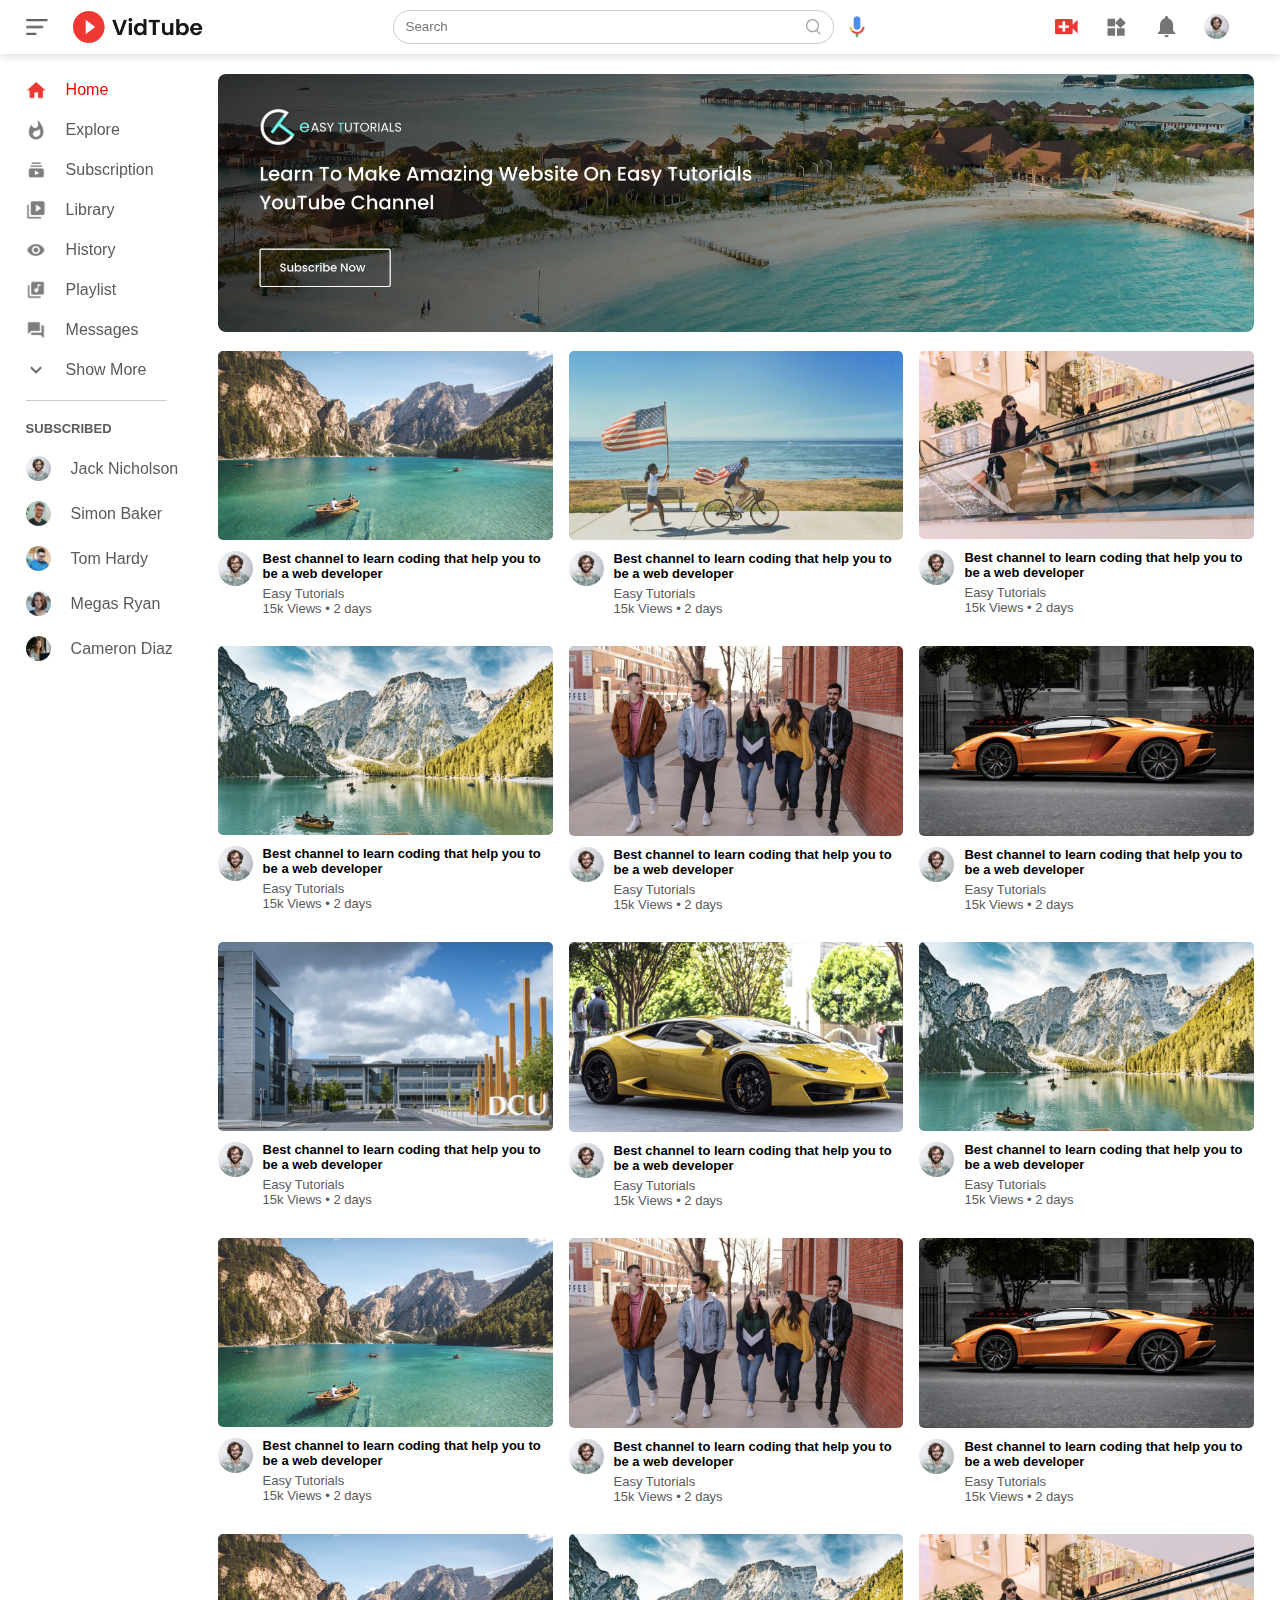
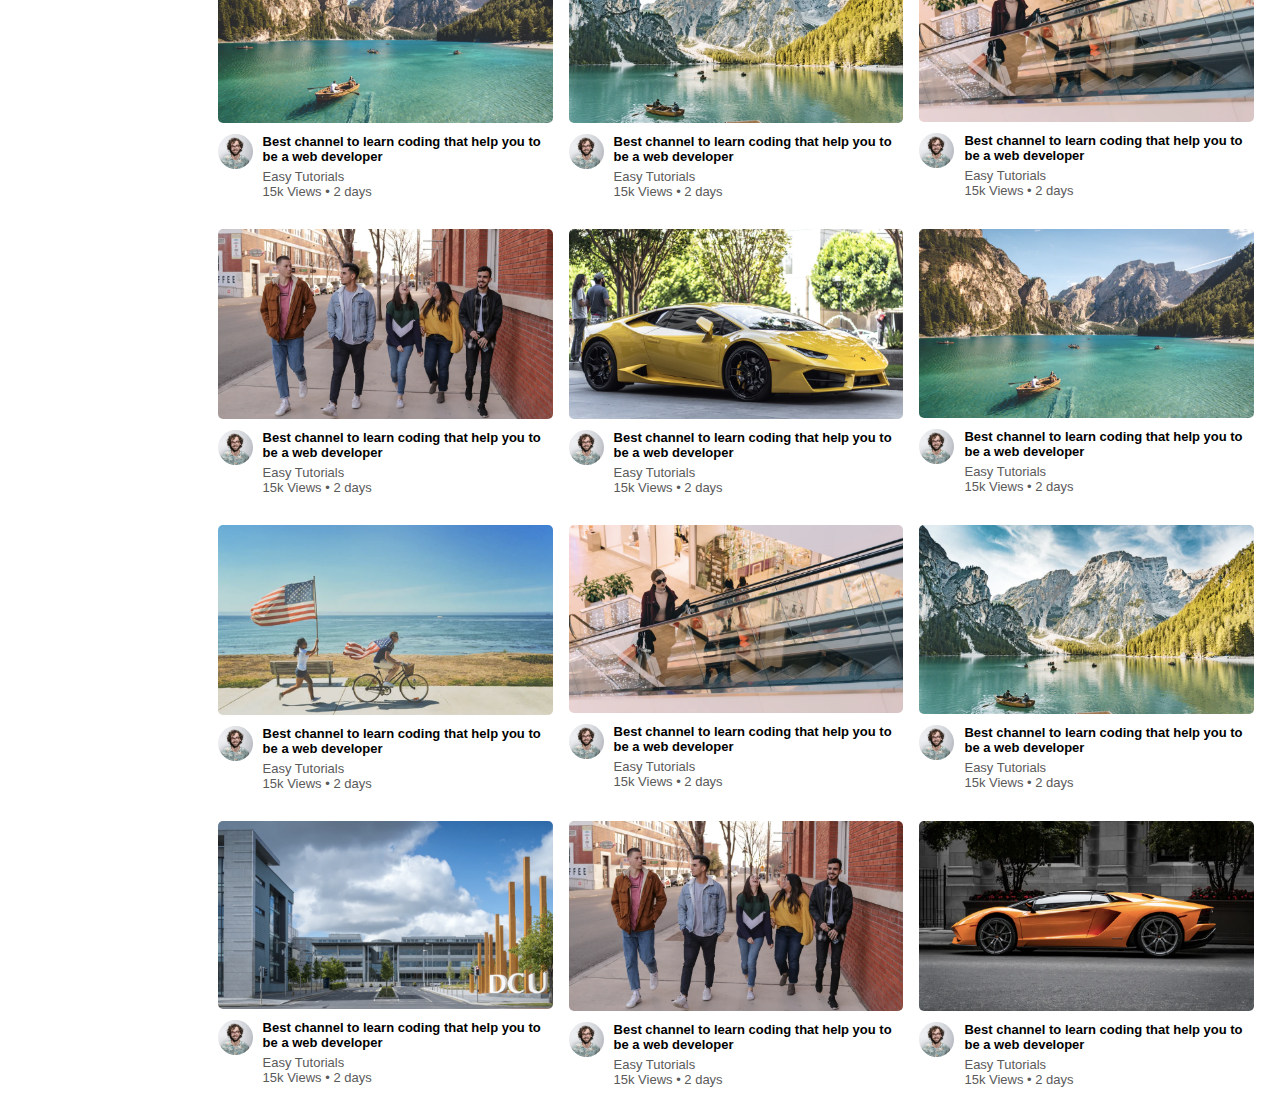
<file: Youtube static clone/index.html>
<!DOCTYPE html>
<html lang="en">
<head>
    <meta charset="UTF-8">
    <meta http-equiv="X-UA-Compatible" content="IE=edge">
    <meta name="viewport" content="width=device-width, initial-scale=1.0">
    <title>Youtube</title>
    <link rel="stylesheet" href="style.css">
</head>
<body>
    <nav class="flex-div">
        <div class="nav-left flex-div">
            <img src="images/menu.png" class="menu-icon" alt="">
            <img src="images/logo.png" class="logo" alt="">
        </div>
        <div class="nav-middle flex-div">
            <div class="search-box flex-div">
                <input type="text" placeholder="Search">
                <img src="images/search.png" alt="">
            </div>
            <img src="images/voice-search.png" class="mic-icon" alt="">
        </div>
        <div class="nav-right flex-div">
            <img src="images/upload.png" alt="">
            <img src="images/more.png" alt="">
            <img src="images/notification.png" alt="">
            <img src="images/Jack.png" class="user-icon" alt="">
        </div>
    </nav>

    <!-- Sidebar -->
    <div class="sidebar">
        <div class="shortcut-links">
            <a href=""><img src="images/home.png" alt=""><p>Home</p></a>
            <a href=""><img src="images/explore.png" alt=""><p>Explore</p></a>
            <a href=""><img src="images/subscriprion.png" alt=""><p>Subscription</p></a>
            <a href=""><img src="images/library.png" alt=""><p>Library</p></a>
            <a href=""><img src="images/history.png" alt=""><p>History</p></a>
            <a href=""><img src="images/playlist.png" alt=""><p>Playlist</p></a>
            <a href=""><img src="images/messages.png" alt=""><p>Messages</p></a>
            <a href=""><img src="images/show-more.png" alt=""><p>Show More</p></a>
            <hr>
        </div>
        <div class="subscribe-list">
            <h3>SUBSCRIBED</h3>
            <a href=""><img src="images/Jack.png" alt=""><p>Jack Nicholson</p></a>
            <a href=""><img src="images/simon.png" alt=""><p>Simon Baker</p></a>
            <a href=""><img src="images/tom.png" alt=""><p>Tom Hardy</p></a>
            <a href=""><img src="images/megan.png" alt=""><p>Megas Ryan</p></a>
            <a href=""><img src="images/cameron.png" alt=""><p>Cameron Diaz</p></a>
        </div>
    </div>

    <!-- Main -->

    <div class="container">
        <div class="banner">
            <img src="images/banner.png" alt="">
        </div>
        <div class="list-container">
            <div class="vid-list">
                <a href="play-video.html"><img src="images/thumbnail1.png" class="thumbnail" alt=""></a>

                <div class="flex-div">
                    <img src="images/Jack.png" alt="">
                    <div class="vid-info">
                        <a href="play-video.html">Best channel to learn coding that help you to be a web developer</a>
                        <p>Easy Tutorials</p>
                        <p>15k Views &bull; 2 days</p>
                    </div>
                </div>
            </div>

            <div class="vid-list">
                <a href="play-video.html"><img src="images/thumbnail2.png" class="thumbnail" alt=""></a>

                <div class="flex-div">
                    <img src="images/Jack.png" alt="">
                    <div class="vid-info">
                        <a href="play-video.html">Best channel to learn coding that help you to be a web developer</a>
                        <p>Easy Tutorials</p>
                        <p>15k Views &bull; 2 days</p>
                    </div>
                </div>
            </div>

            <div class="vid-list">
                <a href="play-video.html"><img src="images/thumbnail3.png" class="thumbnail" alt=""></a>

                <div class="flex-div">
                    <img src="images/Jack.png" alt="">
                    <div class="vid-info">
                        <a href="play-video.html">Best channel to learn coding that help you to be a web developer</a>
                        <p>Easy Tutorials</p>
                        <p>15k Views &bull; 2 days</p>
                    </div>
                </div>
            </div>

            <div class="vid-list">
                <a href="play-video.html"><img src="images/thumbnail4.png" class="thumbnail" alt=""></a>

                <div class="flex-div">
                    <img src="images/Jack.png" alt="">
                    <div class="vid-info">
                        <a href="play-video.html">Best channel to learn coding that help you to be a web developer</a>
                        <p>Easy Tutorials</p>
                        <p>15k Views &bull; 2 days</p>
                    </div>
                </div>
            </div>

            <div class="vid-list">
                <a href="play-video.html"><img src="images/thumbnail5.png" class="thumbnail" alt=""></a>

                <div class="flex-div">
                    <img src="images/Jack.png" alt="">
                    <div class="vid-info">
                        <a href="play-video.html">Best channel to learn coding that help you to be a web developer</a>
                        <p>Easy Tutorials</p>
                        <p>15k Views &bull; 2 days</p>
                    </div>
                </div>
            </div>

            <div class="vid-list">
                <a href="play-video.html"><img src="images/thumbnail6.png" class="thumbnail" alt=""></a>

                <div class="flex-div">
                    <img src="images/Jack.png" alt="">
                    <div class="vid-info">
                        <a href="play-video.html">Best channel to learn coding that help you to be a web developer</a>
                        <p>Easy Tutorials</p>
                        <p>15k Views &bull; 2 days</p>
                    </div>
                </div>
            </div>

            <div class="vid-list">
                <a href="play-video.html"><img src="images/thumbnail7.png" class="thumbnail" alt=""></a>

                <div class="flex-div">
                    <img src="images/Jack.png" alt="">
                    <div class="vid-info">
                        <a href="play-video.html">Best channel to learn coding that help you to be a web developer</a>
                        <p>Easy Tutorials</p>
                        <p>15k Views &bull; 2 days</p>
                    </div>
                </div>
            </div>

            <div class="vid-list">
                <a href="play-video.html"><img src="images/thumbnail8.png" class="thumbnail" alt=""></a>

                <div class="flex-div">
                    <img src="images/Jack.png" alt="">
                    <div class="vid-info">
                        <a href="play-video.html">Best channel to learn coding that help you to be a web developer</a>
                        <p>Easy Tutorials</p>
                        <p>15k Views &bull; 2 days</p>
                    </div>
                </div>
            </div>

            <div class="vid-list">
                <a href="play-video.html"><img src="images/thumbnail4.png" class="thumbnail" alt=""></a>

                <div class="flex-div">
                    <img src="images/Jack.png" alt="">
                    <div class="vid-info">
                        <a href="play-video.html">Best channel to learn coding that help you to be a web developer</a>
                        <p>Easy Tutorials</p>
                        <p>15k Views &bull; 2 days</p>
                    </div>
                </div>
            </div>

            <div class="vid-list">
                <a href="play-video.html"><img src="images/thumbnail1.png" class="thumbnail" alt=""></a>

                <div class="flex-div">
                    <img src="images/Jack.png" alt="">
                    <div class="vid-info">
                        <a href="play-video.html">Best channel to learn coding that help you to be a web developer</a>
                        <p>Easy Tutorials</p>
                        <p>15k Views &bull; 2 days</p>
                    </div>
                </div>
            </div>

            <div class="vid-list">
                <a href="play-video.html"><img src="images/thumbnail5.png" class="thumbnail" alt=""></a>

                <div class="flex-div">
                    <img src="images/Jack.png" alt="">
                    <div class="vid-info">
                        <a href="play-video.html">Best channel to learn coding that help you to be a web developer</a>
                        <p>Easy Tutorials</p>
                        <p>15k Views &bull; 2 days</p>
                    </div>
                </div>
            </div>

            <div class="vid-list">
                <a href="play-video.html"><img src="images/thumbnail6.png" class="thumbnail" alt=""></a>

                <div class="flex-div">
                    <img src="images/Jack.png" alt="">
                    <div class="vid-info">
                        <a href="play-video.html">Best channel to learn coding that help you to be a web developer</a>
                        <p>Easy Tutorials</p>
                        <p>15k Views &bull; 2 days</p>
                    </div>
                </div>
            </div>

            <div class="vid-list">
                <a href="play-video.html"><img src="images/thumbnail1.png" class="thumbnail" alt=""></a>

                <div class="flex-div">
                    <img src="images/Jack.png" alt="">
                    <div class="vid-info">
                        <a href="play-video.html">Best channel to learn coding that help you to be a web developer</a>
                        <p>Easy Tutorials</p>
                        <p>15k Views &bull; 2 days</p>
                    </div>
                </div>
            </div>

            <div class="vid-list">
                <a href="play-video.html"><img src="images/thumbnail4.png" class="thumbnail" alt=""></a>

                <div class="flex-div">
                    <img src="images/Jack.png" alt="">
                    <div class="vid-info">
                        <a href="play-video.html">Best channel to learn coding that help you to be a web developer</a>
                        <p>Easy Tutorials</p>
                        <p>15k Views &bull; 2 days</p>
                    </div>
                </div>
            </div>

            <div class="vid-list">
                <a href="play-video.html"><img src="images/thumbnail3.png" class="thumbnail" alt=""></a>

                <div class="flex-div">
                    <img src="images/Jack.png" alt="">
                    <div class="vid-info">
                        <a href="play-video.html">Best channel to learn coding that help you to be a web developer</a>
                        <p>Easy Tutorials</p>
                        <p>15k Views &bull; 2 days</p>
                    </div>
                </div>
            </div>

            <div class="vid-list">
                <a href="play-video.html"><img src="images/thumbnail5.png" class="thumbnail" alt=""></a>

                <div class="flex-div">
                    <img src="images/Jack.png" alt="">
                    <div class="vid-info">
                        <a href="play-video.html">Best channel to learn coding that help you to be a web developer</a>
                        <p>Easy Tutorials</p>
                        <p>15k Views &bull; 2 days</p>
                    </div>
                </div>
            </div>

            <div class="vid-list">
                <a href="play-video.html"><img src="images/thumbnail8.png" class="thumbnail" alt=""></a>

                <div class="flex-div">
                    <img src="images/Jack.png" alt="">
                    <div class="vid-info">
                        <a href="play-video.html">Best channel to learn coding that help you to be a web developer</a>
                        <p>Easy Tutorials</p>
                        <p>15k Views &bull; 2 days</p>
                    </div>
                </div>
            </div>

            <div class="vid-list">
                <a href="play-video.html"><img src="images/thumbnail1.png" class="thumbnail" alt=""></a>

                <div class="flex-div">
                    <img src="images/Jack.png" alt="">
                    <div class="vid-info">
                        <a href="play-video.html">Best channel to learn coding that help you to be a web developer</a>
                        <p>Easy Tutorials</p>
                        <p>15k Views &bull; 2 days</p>
                    </div>
                </div>
            </div>

            <div class="vid-list">
                <a href="play-video.html"><img src="images/thumbnail2.png" class="thumbnail" alt=""></a>

                <div class="flex-div">
                    <img src="images/Jack.png" alt="">
                    <div class="vid-info">
                        <a href="play-video.html">Best channel to learn coding that help you to be a web developer</a>
                        <p>Easy Tutorials</p>
                        <p>15k Views &bull; 2 days</p>
                    </div>
                </div>
            </div>

            <div class="vid-list">
                <a href="play-video.html"><img src="images/thumbnail3.png" class="thumbnail" alt=""></a>

                <div class="flex-div">
                    <img src="images/Jack.png" alt="">
                    <div class="vid-info">
                        <a href="play-video.html">Best channel to learn coding that help you to be a web developer</a>
                        <p>Easy Tutorials</p>
                        <p>15k Views &bull; 2 days</p>
                    </div>
                </div>
            </div>

            <div class="vid-list">
                <a href="play-video.html"><img src="images/thumbnail4.png" class="thumbnail" alt=""></a>

                <div class="flex-div">
                    <img src="images/Jack.png" alt="">
                    <div class="vid-info">
                        <a href="play-video.html">Best channel to learn coding that help you to be a web developer</a>
                        <p>Easy Tutorials</p>
                        <p>15k Views &bull; 2 days</p>
                    </div>
                </div>
            </div>

            <div class="vid-list">
                <a href="play-video.html"><img src="images/thumbnail7.png" class="thumbnail" alt=""></a>

                <div class="flex-div">
                    <img src="images/Jack.png" alt="">
                    <div class="vid-info">
                        <a href="play-video.html">Best channel to learn coding that help you to be a web developer</a>
                        <p>Easy Tutorials</p>
                        <p>15k Views &bull; 2 days</p>
                    </div>
                </div>
            </div>

            <div class="vid-list">
                <a href="play-video.html"><img src="images/thumbnail5.png" class="thumbnail" alt=""></a>

                <div class="flex-div">
                    <img src="images/Jack.png" alt="">
                    <div class="vid-info">
                        <a href="play-video.html">Best channel to learn coding that help you to be a web developer</a>
                        <p>Easy Tutorials</p>
                        <p>15k Views &bull; 2 days</p>
                    </div>
                </div>
            </div>

            <div class="vid-list">
                <a href="play-video.html"><img src="images/thumbnail6.png" class="thumbnail" alt=""></a>

                <div class="flex-div">
                    <img src="images/Jack.png" alt="">
                    <div class="vid-info">
                        <a href="play-video.html">Best channel to learn coding that help you to be a web developer</a>
                        <p>Easy Tutorials</p>
                        <p>15k Views &bull; 2 days</p>
                    </div>
                </div>
            </div>
        </div>
    </div>

</body>
<script src="script.js"></script>
</html>
</file>
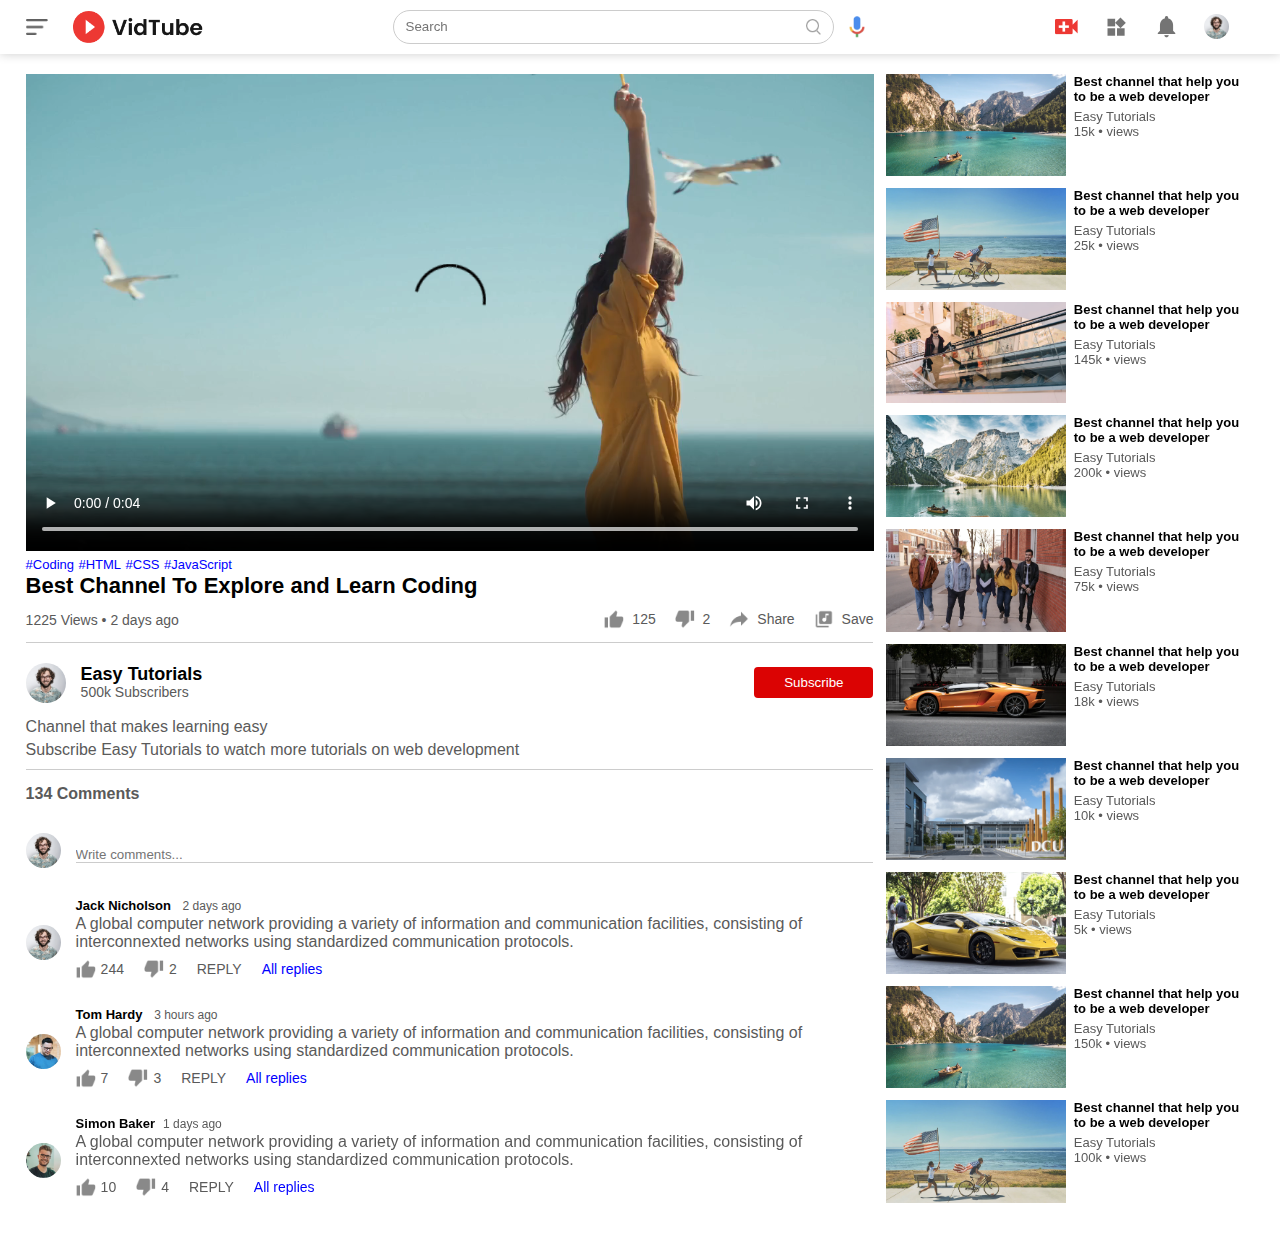
<file: Youtube static clone/play-video.html>
<!DOCTYPE html>
<html lang="en">
<head>
    <meta charset="UTF-8">
    <meta http-equiv="X-UA-Compatible" content="IE=edge">
    <meta name="viewport" content="width=device-width, initial-scale=1.0">
    <title>Document</title>
    <link rel="stylesheet" href="style.css">
</head>
<body>
    <nav class="flex-div">
        <div class="nav-left flex-div">
            <img src="images/menu.png" class="menu-icon" alt="">
            <img src="images/logo.png" class="logo" alt="">
        </div>
        <div class="nav-middle flex-div">
            <div class="search-box flex-div">
                <input type="text" placeholder="Search">
                <img src="images/search.png" alt="">
            </div>
            <img src="images/voice-search.png" class="mic-icon" alt="">
        </div>
        <div class="nav-right flex-div">
            <img src="images/upload.png" alt="">
            <img src="images/more.png" alt="">
            <img src="images/notification.png" alt="">
            <img src="images/Jack.png" class="user-icon" alt="">
        </div>
    </nav>

    <div class="container play-container">
        <div class="row">
            <div class="play-video">
                <video controls autoplay>
                    <source src="images/video.mp4" type="video/mp4">
                </video>

                <div class="tags">
                    <a href="">#Coding</a>
                    <a href="">#HTML</a>
                    <a href="">#CSS</a>
                    <a href="">#JavaScript</a>
                </div>
                <h3>Best Channel To Explore and Learn Coding</h3>
                <div class="play-video-info">
                    <p>1225 Views &bull; 2 days ago</p>
                    <div>
                        <a href=""><img src="images/like.png" alt="">125</a>
                        <a href=""><img src="images/dislike.png" alt="">2</a>
                        <a href=""><img src="images/share.png" alt="">Share</a>
                        <a href=""><img src="images/save.png" alt="">Save</a>
                    </div>
                </div>
                <hr>
                <div class="publisher">
                    <img src="images/Jack.png" alt="">
                    <div>
                        <p>Easy Tutorials</p>
                        <span>500k Subscribers</span>
                    </div>
                    <button type="button">Subscribe</button>
                </div>

                <div class="vid-description">
                    <p>Channel that makes learning easy</p>
                    <p>Subscribe Easy Tutorials to watch more tutorials on web development</p>
                    <hr>
                    <h4>134 Comments</h4>

                    <div class="add-comment">
                        <img src="images/Jack.png" alt="">
                        <input type="text" placeholder="Write comments...">
                    </div>

                    <div class="old-comment">
                        <img src="images/Jack.png" alt="">
                        <div>
                            <h3>Jack Nicholson <span>2 days ago</span></h3>
                            <p>A global computer network providing a variety of information and communication facilities, consisting of interconnexted networks using standardized communication protocols.</p>

                            <div class="comment-action">
                                <img src="images/like.png" alt="">
                                <span>244</span>
                                <img src="images/dislike.png" alt="">
                                <span>2</span>
                                <span>REPLY</span>
                                <a href="">All replies</a>
                            </div>
                        </div>
                    </div>

                    <div class="old-comment">
                        <img src="images/tom.png" alt="">
                        <div>
                            <h3>Tom Hardy <span>3 hours ago</span></h3>
                            <p>A global computer network providing a variety of information and communication facilities, consisting of interconnexted networks using standardized communication protocols.</p>

                            <div class="comment-action">
                                <img src="images/like.png" alt="">
                                <span>7</span>
                                <img src="images/dislike.png" alt="">
                                <span>3</span>
                                <span>REPLY</span>
                                <a href="">All replies</a>
                            </div>
                        </div>
                    </div>
                    
                    <div class="old-comment">
                        <img src="images/simon.png" alt="">
                        <div>
                            <h3>Simon Baker<span>1 days ago</span></h3>
                            <p>A global computer network providing a variety of information and communication facilities, consisting of interconnexted networks using standardized communication protocols.</p>

                            <div class="comment-action">
                                <img src="images/like.png" alt="">
                                <span>10</span>
                                <img src="images/dislike.png" alt="">
                                <span>4</span>
                                <span>REPLY</span>
                                <a href="">All replies</a>
                            </div>
                        </div>
                    </div>
                    
                </div>

            </div>
            <div class="right-sidebar">
                <div class="side-video-list">
                    <a href="" class="small-thumbnail"><img src="images/thumbnail1.png" alt=""></a>
                    <div class="vid-info">
                        <a href="">Best channel that help you to be a web developer</a>
                        <p>Easy Tutorials</p>
                        <p>15k &bull; views</p>
                    </div>
                </div>
                <div class="side-video-list">
                    <a href="" class="small-thumbnail"><img src="images/thumbnail2.png" alt=""></a>
                    <div class="vid-info">
                        <a href="">Best channel that help you to be a web developer</a>
                        <p>Easy Tutorials</p>
                        <p>25k &bull; views</p>
                    </div>
                </div>
                <div class="side-video-list">
                    <a href="" class="small-thumbnail"><img src="images/thumbnail3.png" alt=""></a>
                    <div class="vid-info">
                        <a href="">Best channel that help you to be a web developer</a>
                        <p>Easy Tutorials</p>
                        <p>145k &bull; views</p>
                    </div>
                </div>
                <div class="side-video-list">
                    <a href="" class="small-thumbnail"><img src="images/thumbnail4.png" alt=""></a>
                    <div class="vid-info">
                        <a href="">Best channel that help you to be a web developer</a>
                        <p>Easy Tutorials</p>
                        <p>200k &bull; views</p>
                    </div>
                </div>
                <div class="side-video-list">
                    <a href="" class="small-thumbnail"><img src="images/thumbnail5.png" alt=""></a>
                    <div class="vid-info">
                        <a href="">Best channel that help you to be a web developer</a>
                        <p>Easy Tutorials</p>
                        <p>75k &bull; views</p>
                    </div>
                </div>

                <div class="side-video-list">
                    <a href="" class="small-thumbnail"><img src="images/thumbnail6.png" alt=""></a>
                    <div class="vid-info">
                        <a href="">Best channel that help you to be a web developer</a>
                        <p>Easy Tutorials</p>
                        <p>18k &bull; views</p>
                    </div>
                </div>

                <div class="side-video-list">
                    <a href="" class="small-thumbnail"><img src="images/thumbnail7.png" alt=""></a>
                    <div class="vid-info">
                        <a href="">Best channel that help you to be a web developer</a>
                        <p>Easy Tutorials</p>
                        <p>10k &bull; views</p>
                    </div>
                </div>

                <div class="side-video-list">
                    <a href="" class="small-thumbnail"><img src="images/thumbnail8.png" alt=""></a>
                    <div class="vid-info">
                        <a href="">Best channel that help you to be a web developer</a>
                        <p>Easy Tutorials</p>
                        <p>5k &bull; views</p>
                    </div>
                </div>
    
                <div class="side-video-list">
                    <a href="" class="small-thumbnail"><img src="images/thumbnail1.png" alt=""></a>
                    <div class="vid-info">
                        <a href="">Best channel that help you to be a web developer</a>
                        <p>Easy Tutorials</p>
                        <p>150k &bull; views</p>
                    </div>
                </div>
    
                <div class="side-video-list">
                    <a href="" class="small-thumbnail"><img src="images/thumbnail2.png" alt=""></a>
                    <div class="vid-info">
                        <a href="">Best channel that help you to be a web developer</a>
                        <p>Easy Tutorials</p>
                        <p>100k &bull; views</p>
                    </div>
                </div>
    
            </div>
        </div>
    </div>


</body>
</html>
</file>
<file: Youtube static clone/style.css>
*{
    margin: 0;
    padding: 0;
    box-sizing: border-box;
    font-family: 'Poppins',sans-serif;
}

a{
    text-decoration: none;
    color: #5a5a5a;
}

img{
    cursor: pointer;
}

.flex-div{
    display: flex;
    align-items: center;
}

nav{
    padding: 10px 2%;
    justify-content: space-between;
    box-shadow: 0 0 10px rgba(0, 0, 0, 0.2);
    background: #fff;
    position: sticky;
    top: 0;
    z-index: 10;
}

.nav-right img{
    width: 25px;
    margin-right: 25px;
}

.user-icon{
    width: 35px;
    border-radius: 50%;
    margin-right: 0;
}

.nav-left .menu-icon{
    width: 22px;
    margin-right: 25px;
}

/* .nav-left .menu-icon:hover{
    background-color: rgb(221, 218, 218);
    box-shadow: 0px 1px 2px 0px black;
    padding: 5px;
    border-radius: 50%;
    /* border: 1px solid red; */
/* }  */

.nav-left .logo{
    width: 130px;
}

.nav-middle .mic-icon{
    width: 16px;
}

.nav-middle .search-box{
    border: 1px solid #ccc;
    margin-right: 15px;
    padding: 8px 12px;
    border-radius: 25px;
}

.nav-middle .search-box input{
    width: 400px;
    border: 0;
    outline: 0;
    background: transparent;
}

.nav-middle .search-box img{
    width: 15px;
}

/* Sidebar */

.sidebar{
    background: #fff;
    width: 15%;
    height: 100px;
    position: fixed;
    top: 0;
    padding-left: 2%;
    padding-top: 80px;
    
}

.shortcut-links a img{
    width: 20px;
    margin-right: 20px;
}

.shortcut-links a{
    display: flex;
    align-items: center;
    margin-bottom: 20px;
    width: fit-content;
    flex-wrap: wrap;
}

.shortcut-links a:hover{
    background-color: #e0dfdf;
    border-radius: 5px;
    padding-right: 20px;
    padding-top: 2px;
    padding-bottom: 2px;
    /* box-shadow: rgba(0, 0, 0, 0.35) 0px 5px 15px; */
}

.shortcut-links a:first-child{
    color: red;
}

.sidebar hr{
    border: 0;
    height: 1px;
    background: #ccc;
    width: 85%;
}

.subscribe-list h3{
    font-size: 13px;
    margin:  20px 0;
    color: #5a5a5a;
}

.subscribe-list a{
    display: flex;
    align-items: center;
    margin-bottom: 20px;
    width: fit-content;
    flex-wrap: wrap;
}

.subscribe-list a:hover{
    background-color: #e0dfdf;
    border-radius: 5px;
    padding-right: 20px;
    padding-top: 2px;
    padding-bottom: 2px;
}

.subscribe-list a img{
    width: 25px;
    border-radius: 50%;
    margin-right: 20px;
}

.small-sidebar{
    width: 5%;
}

.small-sidebar a p{
    display: none;
}

.small-sidebar h3{
    display: none;
}

.small-sidebar hr{
    width: 50%;
    margin-bottom: 25px;
}

/* Main */

.container{
    background: #fff;
    padding-left: 17%;
    padding-right: 2%;
    padding-top: 20px;
    padding-bottom: 20px;
}

.large-container{
    padding-left: 7%;
}

.banner{
    width: 100%;
}

.banner img{
    width: 100%;
    border-radius: 8px;
}

.list-container{
    display: grid;
    grid-template-columns: repeat(auto-fit, minmax(250px, 1fr));
    grid-column-gap: 16px;
    grid-row-gap: 30px;
    margin-top: 15px;
}

.vid-list .thumbnail{
    width: 100%;
    border-radius: 5px;
}

.vid-list .flex-div{
    align-items: flex-start;
    margin-top: 7px;
}

.vid-list .flex-div img{
    width: 35px;
    margin-right: 10px;
    border-radius: 50%;
}

.vid-info{
    color: #5a5a5a;
    font-size: 13px;
}

.vid-info a{
    color: #000;
    font-weight: 600;
    display: block;
    margin-bottom: 5px;
}

/*  add media query  */

@media (max-width: 900px){
    .flex-div{
        flex-basis: 100%;
    }
    .menu-icon{
        display: none;
    }
    .sidebar{
        display: none;
    }
    .container, .large-container{
        padding-left: 5%;
        padding-right: 5%;
    }
    .nav-right img{
        display: none;
    }
    .nav-right .user-icon{
        display: block;
        width: 30px;
    }
    .nav-middle .search-box input{
        width: 100px;
    } 
    .nav-middle .mic-icon{
        display: none;
    }
    .logo{
        width: 90px;
    }
}

/* Play video page */

.play-container{
    padding-left: 2%;
}

.row{
    display: flex;
    justify-content: space-between;
    flex-wrap: wrap;
}

.play-video{
    flex-basis: 69%;
}

.right-sidebar{
    flex-basis: 30%;
}

.play-video video{
    width: 100%;
}

.side-video-list{
    display: flex;
    justify-content: space-between;
    margin-bottom: 8px;
}

.side-video-list img{
    width: 100%;
}

.side-video-list .small-thumbnail{
    flex-basis: 49%;
}

.side-video-list .vid-info{
    flex-basis: 49%;
}

.play-video .tags a{
    color: #0000ff;
    font-size: 13px;
}

.play-video h3{
    font-weight: 600;
    font-size: 22px;
}

.play-video .play-video-info{
    display: flex;
    align-items: center;
    justify-content: space-between;
    flex-wrap: wrap;
    margin-top: 10px;
    font-size: 14px;
    color: #5a5a5a;
}

.play-video .play-video-info img{
    width: 20px;
    margin-right: 8px;
}

.play-video .play-video-info a{
    display: inline-flex;
    align-items: center;
    margin-left: 15px;
}

.play-video hr{
    border: 0;
    height: 1px;
    background: #ccc;
    margin: 10px 0;
}

.publisher{
    display: flex;
    align-items: center;
    margin-top: 20px;
}

.publisher div{
    flex: 1;
    line-height: 18px;
}

.publisher img{
    width: 40px;
    border-radius: 50%;
    margin-right: 15px;
}

.publisher div p{
    color: #000;
    font-weight: 600;
    font-size: 18px;
}

.publisher div span{
    font-size: 14px;
    color: #5a5a5a;
}

.publisher button{
    background: rgb(219, 3, 3);
    color: #fff;
    padding: 8px 30px;
    border: 0;
    border-radius: 4px;
    outline: 0;
    cursor: pointer;
}

.vid-description{
    margin-left: 55px;
    margin: 15px 0;
}

.vid-description p{
    font-style: 14px;
    margin-bottom: 5px;
    color: #5a5a5a;
}

.vid-description h4{
    font-style: 14px;
    color: #5a5a5a;
    margin-top: 15px;
}

.add-comment{
    display: flex;
    align-items: center;
    margin: 30px 0;
}

.add-comment img{
    width: 35px;
    border-radius: 50%;
    margin-right: 15px;
}

.add-comment input{
    border: 0;
    outline: 0;
    border-bottom: 1px solid #ccc;
    width: 100%;
    padding-top: 10px;
    background: transparent;
}

.old-comment{
    display: flex;
    align-items: center;
    margin: 20px 0;
}

.old-comment img{
    width: 35px;
    border-radius: 50%;
    margin-right: 15px;
}

.old-comment h3{
    font-size: 13px;
    margin-bottom: 2px;
}

.old-comment h3 span{
    font-size: 12px;
    color: #5a5a5a;
    font-weight: 500;
    margin-left: 8px;
}

.old-comment .comment-action{
    display: flex;
    align-items: center;
    margin: 8px 0;
    font-size: 14px;
}

.old-comment .comment-action img{
    border-radius: 0;
    width: 20px;
    margin-right: 5px;
}

.old-comment .comment-action span{
    margin-right: 20px;
    color: #5a5a5a;
}

.old-comment .comment-action a{
    color: #0000ff;
}

@media (max-width: 900px){
    .play-video{
        flex-basis: 100%;
    }
    .right-sidebar{
        flex-basis: 100%;
    }
    .play-container{
        padding-left: 5%;
    }
    .vid-description{
        padding-left: 0;
    }
    .play-video .play-video-info a{
        margin-left: 0;
        margin-right: 15px;
        margin-top: 15px;
    }
}
</file>
